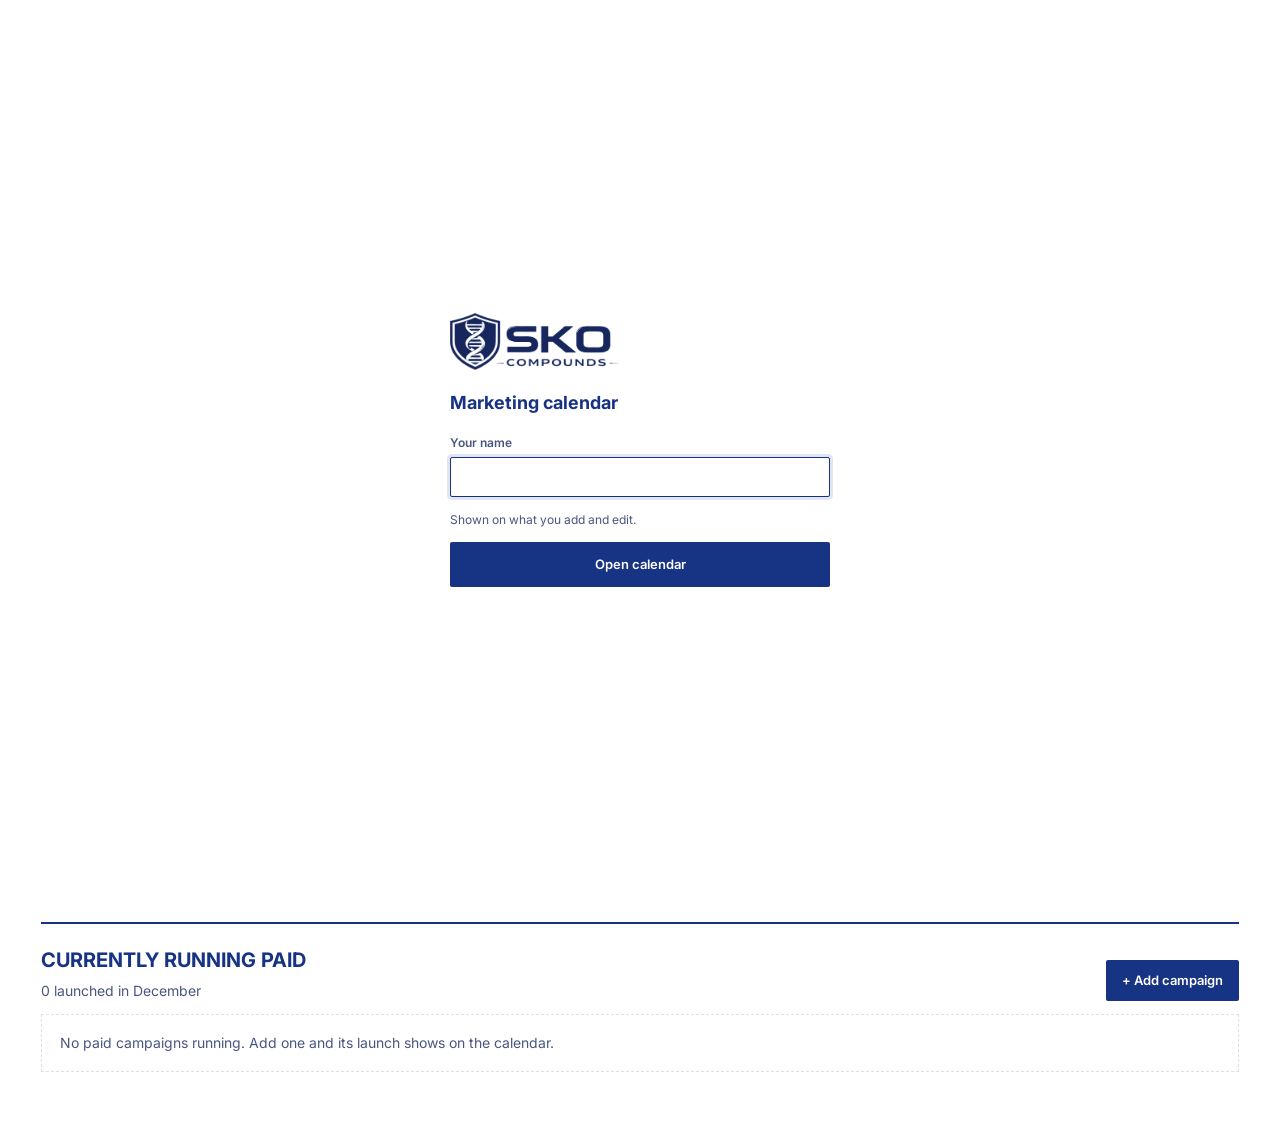
<file: index.html>
<!doctype html>
<html lang="en">
<head>
<meta charset="utf-8">
<meta name="viewport" content="width=device-width,initial-scale=1">
<meta name="robots" content="noindex,nofollow">
<title>SKO Marketing Calendar</title>
<link rel="icon" type="image/png" href="img/mark.png">
<link rel="preconnect" href="https://fonts.googleapis.com">
<link rel="preconnect" href="https://fonts.gstatic.com" crossorigin>
<link rel="stylesheet" href="https://fonts.googleapis.com/css2?family=Syncopate:wght@700&family=Inter:wght@400;500;600;700&family=JetBrains+Mono:wght@400&display=swap">
<link rel="stylesheet" href="app.css?v=5">
</head>
<body>

<header class="top">
  <div class="wrap top-in">
    <a class="brand" href="./"><img src="img/lockup-navy.png" alt="SKO Compounds"></a>
    <nav class="tabs" aria-label="Views">
      <button class="tab on" data-tab="cal">Calendar</button>
      <button class="tab" data-tab="lib">Library</button>
      <button class="tab" data-tab="live">LIVE playbook</button>
      <button class="tab" data-tab="pay">Creator payouts</button>
    </nav>
    <div class="who">
      <span class="sync" id="sync" aria-live="polite"></span>
      <button class="link" id="whoBtn" title="Change your name"></button>
    </div>
  </div>
</header>

<main>
  <!-- CALENDAR -->
  <section id="view-cal" class="wrap view">
    <div class="month-head">
      <div class="mh-left">
        <h1 class="disp" id="monthTitle"></h1>
        <div class="mnav">
          <button class="icon" id="prevM" aria-label="Previous month">&#8249;</button>
          <button class="ghost sm" id="todayBtn">Today</button>
          <button class="icon" id="nextM" aria-label="Next month">&#8250;</button>
        </div>
      </div>
      <div class="mh-right">
        <div class="filters" id="filters" role="group" aria-label="Show"></div>
        <button class="btn" id="newEntry">+ Add to calendar</button>
      </div>
    </div>

    <div class="dow" aria-hidden="true"><span>Sun</span><span>Mon</span><span>Tue</span><span>Wed</span><span>Thu</span><span>Fri</span><span>Sat</span></div>
    <div class="grid" id="grid" role="grid"></div>

    <!-- PAID -->
    <section class="paid" aria-labelledby="paidTitle">
      <div class="paid-head">
        <div>
          <h2 class="disp" id="paidTitle">Currently running paid</h2>
          <p class="sub" id="paidSum"></p>
        </div>
        <button class="btn" id="newCamp">+ Add campaign</button>
      </div>
      <div class="table-wrap">
        <table class="ptable" id="liveTable">
          <thead><tr>
            <th>Platform</th><th>Campaign</th><th>Launched</th><th class="num">Budget</th><th>Last change</th><th>Goes to</th><th>Owner</th><th>Status</th><th></th>
          </tr></thead>
          <tbody></tbody>
        </table>
      </div>
      <p class="empty" id="liveEmpty" hidden>No paid campaigns running. Add one and its launch shows on the calendar.</p>
      <details class="more" id="otherCamps">
        <summary>Scheduled, paused and ended <span id="otherCount"></span></summary>
        <div class="table-wrap">
          <table class="ptable"><thead><tr>
            <th>Platform</th><th>Campaign</th><th>Dates</th><th class="num">Budget</th><th>Owner</th><th>Status</th><th></th>
          </tr></thead><tbody id="otherBody"></tbody></table>
        </div>
      </details>
    </section>
  </section>

  <!-- LIBRARY -->
  <section id="view-lib" class="wrap view" hidden>
    <div class="month-head">
      <div class="mh-left"><h1 class="disp">Content library</h1></div>
      <div class="mh-right lib-ctl">
        <input type="search" id="libQ" placeholder="Search titles, captions, accounts" aria-label="Search content">
        <select id="libCh" aria-label="Channel"><option value="">Every channel</option></select>
        <select id="libAcct" aria-label="Account"><option value="">Every account</option></select>
        <label class="chk"><input type="checkbox" id="libFiles"> Has files</label>
      </div>
    </div>
    <div class="table-wrap">
      <table class="ptable lib">
        <thead><tr><th>Date</th><th>Where</th><th>Account</th><th>Content</th><th>Status</th><th>Files</th><th>Owner</th></tr></thead>
        <tbody id="libBody"></tbody>
      </table>
    </div>
    <p class="empty" id="libEmpty" hidden>Nothing matches.</p>
  </section>

  <!-- CREATOR PAYOUTS -->
  <section id="view-pay" class="wrap view" hidden>
    <div class="month-head">
      <div class="mh-left">
        <h1 class="disp">Creator payouts</h1>
        <div class="mnav">
          <button class="icon" id="prevW" aria-label="Previous week">&#8249;</button>
          <span class="wk" id="weekLbl"></span>
          <button class="icon" id="nextW" aria-label="Next week">&#8250;</button>
        </div>
      </div>
      <div class="mh-right">
        <label class="btn upl-btn"><input type="file" id="importFile" accept=".csv,.xlsx,.xls,text/csv">Import TikTok report</label>
      </div>
    </div>
    <p class="sub" id="paySrc"></p>

    <div class="table-wrap">
      <table class="ptable pay">
        <thead><tr><th>Creator</th><th class="num">Conversions</th><th class="num">Rate</th><th class="num">Payout</th><th>Videos</th><th>Status</th><th></th></tr></thead>
        <tbody id="payBody"></tbody>
        <tfoot id="payFoot"></tfoot>
      </table>
    </div>

    <section class="unassigned" id="unassigned" hidden>
      <h3>Videos with conversions that aren't matched to a creator</h3>
      <p class="sub">Pick who made each one. It's remembered for every future week.</p>
      <div class="table-wrap"><table class="ptable"><thead><tr><th>Video or ad</th><th class="num">Conversions</th><th>Belongs to</th></tr></thead><tbody id="unBody"></tbody></table></div>
    </section>

    <div class="pay-grid">
      <section>
        <div class="paid-head"><h2 class="disp">Creators</h2><button class="btn" id="newCreator">+ Add creator</button></div>
        <div class="table-wrap"><table class="ptable"><thead><tr><th>Creator</th><th>Matches</th><th class="num">Per conversion</th><th class="num">Weekly flat</th><th></th></tr></thead><tbody id="crBody"></tbody></table></div>
        <p class="sub" id="exclNote"></p>
      </section>
      <section>
        <div class="paid-head"><h2 class="disp">Past weeks</h2></div>
        <div class="table-wrap"><table class="ptable"><thead><tr><th>Week</th><th class="num">Conversions</th><th class="num">Payout</th><th>Status</th></tr></thead><tbody id="histBody"></tbody></table></div>
      </section>
    </div>

    <details class="more how">
      <summary>How the count works</summary>
      <ol class="rot">
        <li>In TikTok Ads Manager, open Reporting and run a custom report for the week (Monday to Sunday) with <b>Video material ID</b>, <b>Ad name</b> and <b>Conversions</b> (or Purchases). Export it as CSV or XLSX.</li>
        <li>Import it here on that week. Each row is matched to a creator by a video ID you've assigned, or by the creator's name tag in the video or ad name.</li>
        <li>Conversions are the purchases TikTok attributes to each video under the ad account's attribution settings.</li>
        <li>So matching is automatic: name every creator's file with their tag before it goes into the Creative Library (HANNA_hook1_9x16.mp4), and keep one creator per ad. An ad that mixes two creators can only be split with the per-video export.</li>
      </ol>
    </details>
  </section>

  <!-- LIVE PLAYBOOK -->
  <section id="view-live" class="wrap view" hidden>
    <div class="pb-head">
      <h1 class="disp">TikTok LIVE, every 30 minutes</h1>
      <p class="lede">The same eight beats every half hour. People join partway through, so every block restarts the pitch for them, and every block has one deal moment and one proof moment. Log orders at the end of each block in the session on the calendar, so after a few weeks you can see which blocks sell.</p>
    </div>
    <div class="pb-grid">
      <ol class="beats" id="beats"></ol>
      <aside class="pb-side">
        <div class="card">
          <h3>Longer than 30 minutes</h3>
          <p>Rotate the block's focus so the second half hour isn't a rerun.</p>
          <ol class="rot" id="rotation"></ol>
        </div>
        <div class="card">
          <h3>Who does what</h3>
          <ul class="plain">
            <li><b>Host</b> talks to camera and holds the product.</li>
            <li><b>Second host</b> reads chat, packs orders on camera, catches what the host misses.</li>
            <li><b>Producer, off camera</b> pins the product at 0:00, 12:00 and 17:00, notes the best comment for the next Receipts beat, logs orders per block, clips moments for posts.</li>
          </ul>
        </div>
        <div class="card rules">
          <h3>Say on air</h3>
          <ul class="plain" id="saySo"></ul>
          <h3>Never say</h3>
          <ul class="plain no" id="neverSay"></ul>
        </div>
        <div class="card muted">
          <h3>If Billy approves the loyalty programme</h3>
          <p>Double points while live, the live stamp card, and the weekly Full Box draw read out in the last block. None of it is live yet, so don't promise it on air.</p>
        </div>
      </aside>
    </div>
  </section>
</main>

<!-- day drawer -->
<aside class="drawer" id="drawer" hidden aria-label="Day">
  <div class="drawer-in">
    <div class="drawer-head">
      <h3 id="drawerTitle"></h3>
      <button class="icon" data-close aria-label="Close">&times;</button>
    </div>
    <div id="drawerList"></div>
    <button class="btn wide" id="drawerAdd">+ Add to this day</button>
  </div>
</aside>

<!-- modal -->
<div class="scrim" id="scrim" hidden></div>
<dialog class="modal" id="modal" aria-labelledby="modalTitle"></dialog>

<!-- gate -->
<div class="gate" id="gate" hidden>
  <form class="gate-card" id="gateForm">
    <img src="img/lockup-navy.png" alt="SKO Compounds">
    <h2>Marketing calendar</h2>
    <label>Your name<input name="name" autocomplete="name" required maxlength="40"></label>
    <p class="err" id="gateErr" hidden></p>
    <p class="hint">Shown on what you add and edit.</p>
    <button class="btn wide" type="submit">Open calendar</button>
  </form>
</div>

<script src="app.js?v=6"></script>
</body>
</html>
</file>
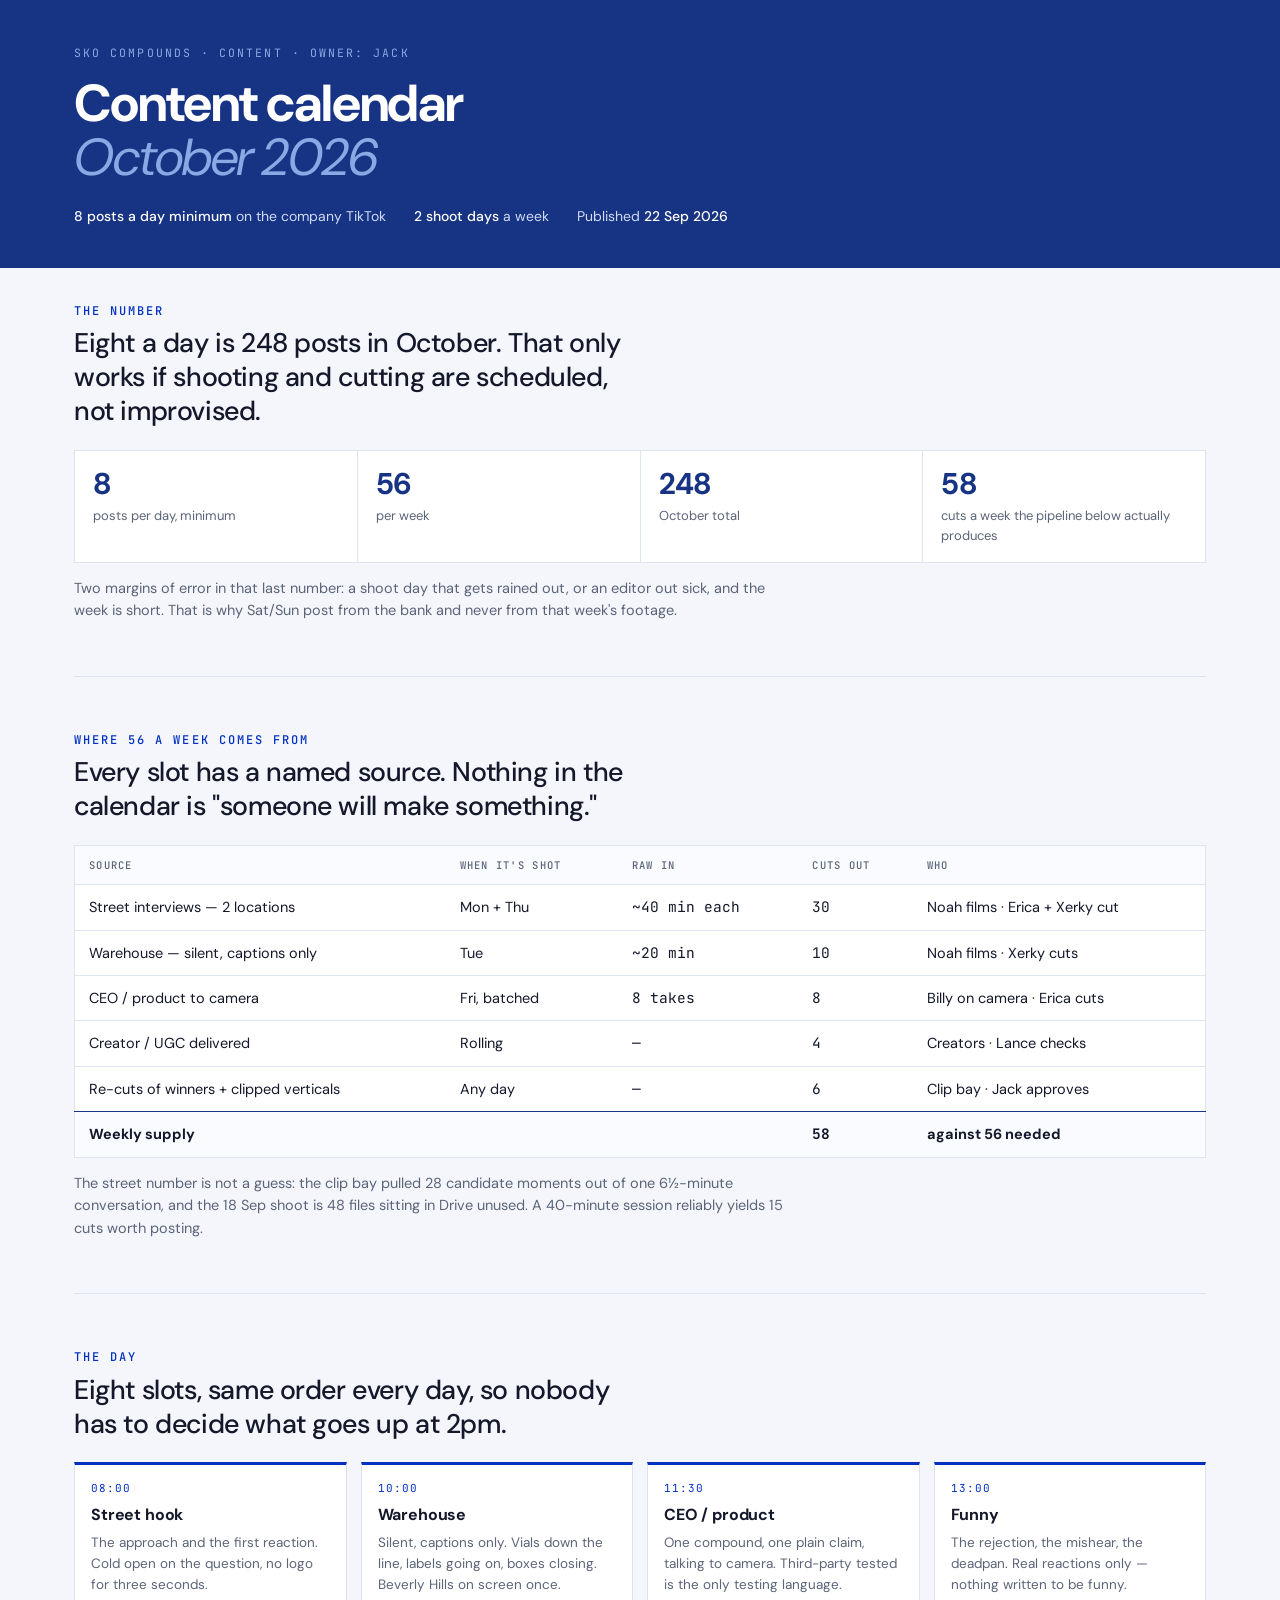
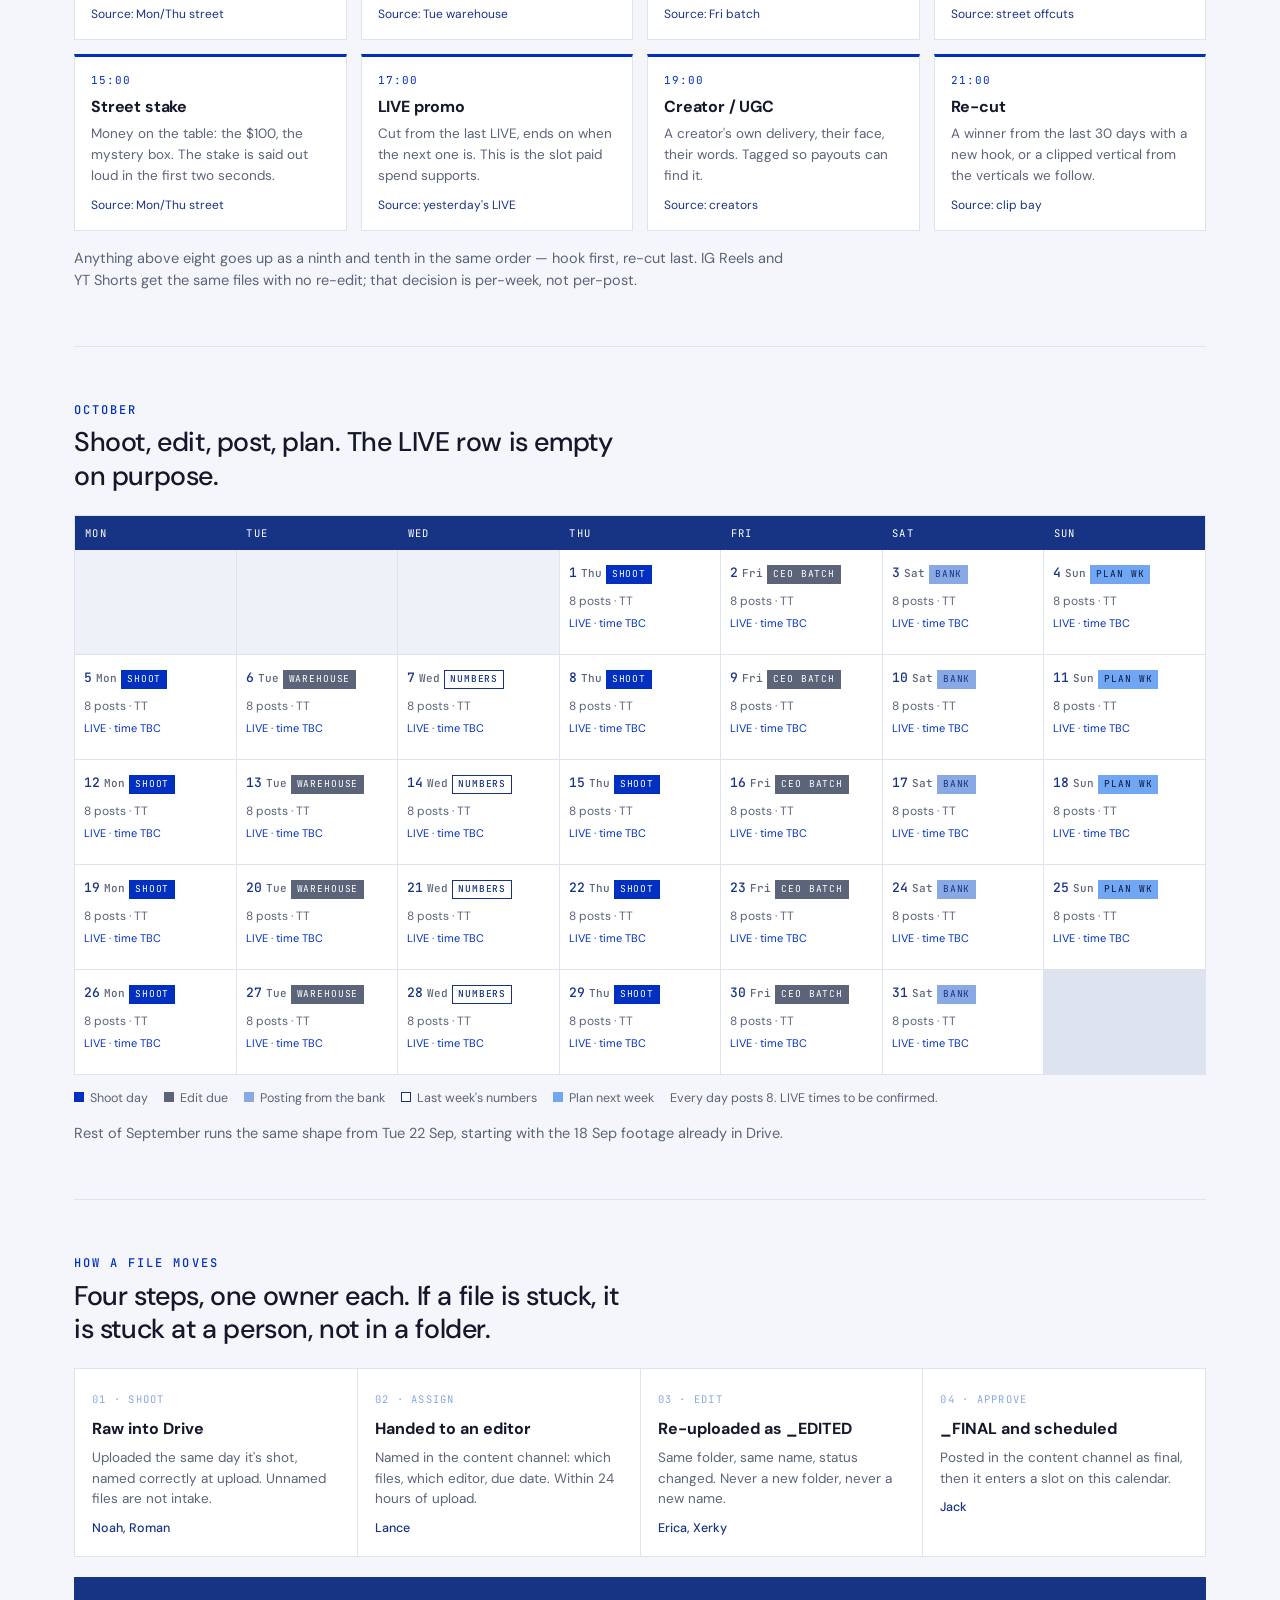
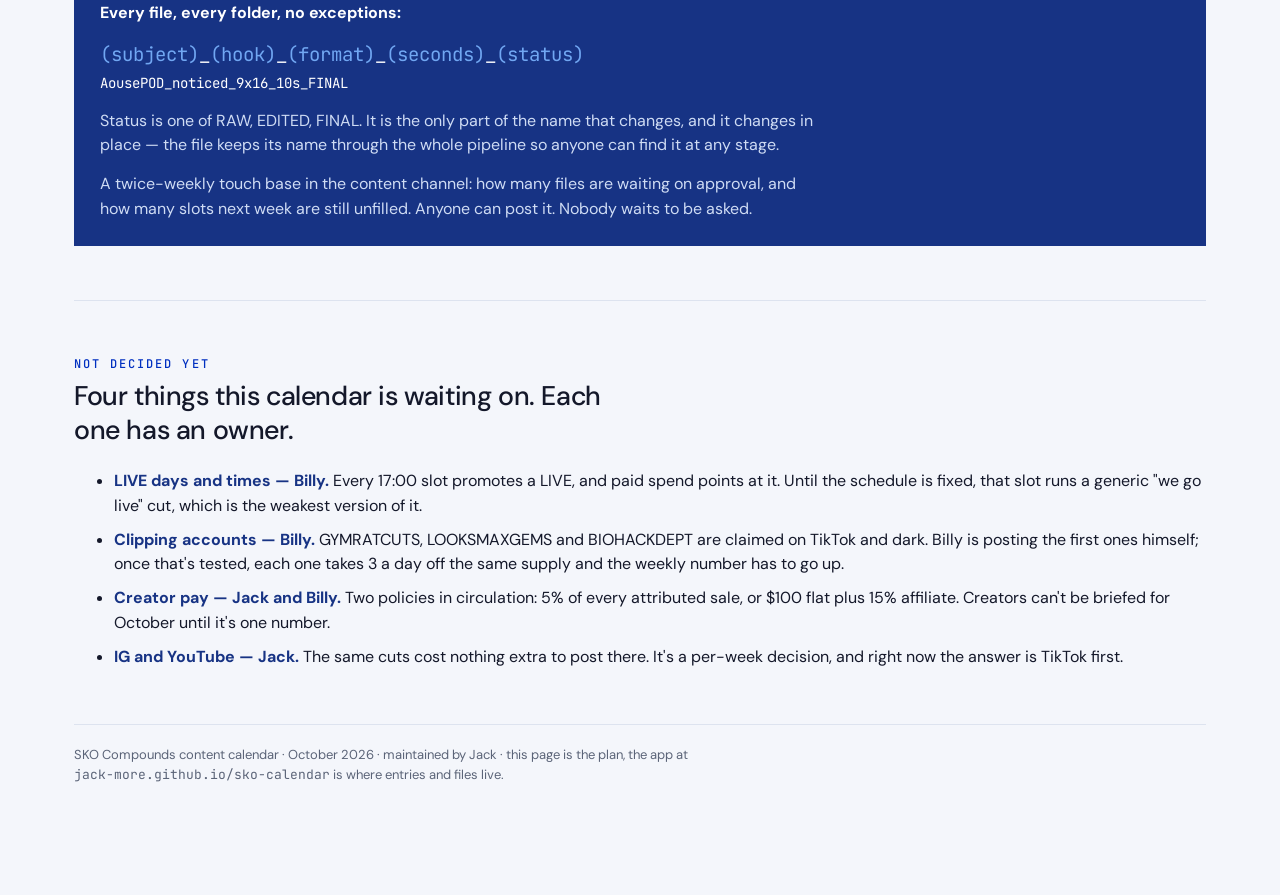
<file: plan.html>
<!doctype html>
<html lang="en">
<meta charset="utf-8">
<title>SKO Content Calendar — October 2026</title>
<meta name="viewport" content="width=device-width,initial-scale=1,viewport-fit=cover">
<link rel="preconnect" href="https://fonts.googleapis.com">
<link rel="preconnect" href="https://fonts.gstatic.com" crossorigin>
<link href="https://fonts.googleapis.com/css2?family=DM+Sans:ital,opsz,wght@0,9..40,400;0,9..40,500;0,9..40,700;1,9..40,400&family=JetBrains+Mono:wght@400;500&display=swap" rel="stylesheet">
<style>
:root{
  --navy:#173384; --pig:#0130C0; --frost:#88A9E3; --halo:#71A7F2;
  --ink:#14182a; --mute:#5b6478; --rule:#dde3ef; --paper:#f4f6fb; --card:#fff;
  color-scheme:light;
}
*{box-sizing:border-box}
html{-webkit-text-size-adjust:100%}
body{margin:0;background:var(--paper);color:var(--ink);
  font:16px/1.55 "DM Sans",-apple-system,"Helvetica Neue",sans-serif}
.mono{font-family:"JetBrains Mono",ui-monospace,monospace}
.wrap{max-width:1180px;margin:0 auto;padding:0 24px 96px}

/* ---------- masthead ---------- */
header{background:var(--navy);color:#fff;padding:44px 0 40px;margin-bottom:34px}
header .wrap{padding-bottom:0}
.kicker{font-family:"JetBrains Mono",monospace;font-size:11.5px;letter-spacing:.18em;
  text-transform:uppercase;color:var(--frost);margin:0 0 14px}
h1{font-size:clamp(30px,5.6vw,52px);line-height:1.04;letter-spacing:-.02em;margin:0 0 18px;font-weight:700}
h1 em{font-style:italic;font-weight:400;color:var(--frost)}
.meta{display:flex;flex-wrap:wrap;gap:8px 28px;font-size:14px;color:#cfdcf4;margin-top:22px}
.meta b{color:#fff;font-weight:500}

/* ---------- sections ---------- */
section{margin:0 0 54px}
h2{font-size:12px;font-family:"JetBrains Mono",monospace;letter-spacing:.17em;text-transform:uppercase;
  color:var(--pig);margin:0 0 6px;font-weight:500}
h2 + .lede{font-size:clamp(20px,2.6vw,27px);line-height:1.25;letter-spacing:-.015em;
  margin:0 0 22px;max-width:30ch;font-weight:500}
p{margin:0 0 14px;max-width:72ch}
p.sm{font-size:14.5px;color:var(--mute)}
hr{border:0;border-top:1px solid var(--rule);margin:0 0 54px}

/* ---------- the number ---------- */
.math{display:grid;grid-template-columns:repeat(auto-fit,minmax(150px,1fr));
  border:1px solid var(--rule);border-width:1px 0 0 1px;background:var(--card)}
.math div{padding:18px 18px 16px;border:1px solid var(--rule);border-width:0 1px 1px 0}
.math b{display:block;font-size:30px;line-height:1;letter-spacing:-.02em;color:var(--navy);margin-bottom:7px}
.math span{display:block;font-size:13px;color:var(--mute)}

/* ---------- supply table ---------- */
table{width:100%;border-collapse:collapse;font-size:14.5px;background:var(--card);
  border:1px solid var(--rule)}
th,td{text-align:left;padding:11px 14px;border-bottom:1px solid var(--rule);vertical-align:top}
th{font-family:"JetBrains Mono",monospace;font-size:10.5px;letter-spacing:.12em;text-transform:uppercase;
  color:var(--mute);font-weight:500;background:#fafbfe;white-space:nowrap}
tr:last-child td{border-bottom:0}
td.n{font-family:"JetBrains Mono",monospace;white-space:nowrap}
tfoot td{font-weight:700;background:#fafbfe;border-top:1px solid var(--navy)}
.scroll{overflow-x:auto;-webkit-overflow-scrolling:touch}

/* ---------- slot template ---------- */
.slots{display:grid;grid-template-columns:repeat(auto-fill,minmax(250px,1fr));gap:14px}
.slot{background:var(--card);border:1px solid var(--rule);border-top:3px solid var(--pig);padding:15px 16px}
.slot .t{font-family:"JetBrains Mono",monospace;font-size:11px;letter-spacing:.1em;color:var(--pig);
  display:block;margin-bottom:6px}
.slot b{display:block;font-size:16px;letter-spacing:-.01em;margin-bottom:5px}
.slot p{margin:0;font-size:13.5px;color:var(--mute);max-width:none}
.slot .src{display:block;margin-top:9px;font-size:12px;color:var(--navy)}

/* ---------- month grid ---------- */
.cal{background:var(--card);border:1px solid var(--rule)}
.dows{display:grid;grid-template-columns:repeat(7,1fr);background:var(--navy);color:#fff}
.dows span{padding:9px 10px;font-family:"JetBrains Mono",monospace;font-size:10.5px;letter-spacing:.12em}
.days{display:grid;grid-template-columns:repeat(7,1fr);gap:1px;background:var(--rule)}
.d{background:var(--card);min-height:104px;padding:8px 9px 10px;position:relative}
.d.pad{background:#eef1f8}
.d .num{font-family:"JetBrains Mono",monospace;font-size:13px;color:var(--navy);font-weight:500}
.d .num i{font-style:normal;color:var(--mute);font-size:11px;margin-left:4px}
.d .job{display:inline-block;margin-top:7px;font-family:"JetBrains Mono",monospace;font-size:9.5px;
  letter-spacing:.09em;padding:2px 6px;color:#fff;background:var(--navy)}
.d .job.shoot{background:var(--pig)}
.d .job.edit{background:#5b6478}
.d .job.bank{background:var(--frost);color:var(--navy)}
.d .job.plan{background:var(--halo);color:#0a1740}
.d .job.num{background:#fff;color:var(--navy);box-shadow:inset 0 0 0 1px var(--navy)}
.d .post{display:block;margin-top:7px;font-size:12px;color:var(--mute)}
.d .live{display:block;margin-top:5px;font-size:11px;color:var(--pig)}
.d.today{outline:2px solid var(--pig);outline-offset:-2px}
.legend{display:flex;flex-wrap:wrap;gap:7px 16px;margin-top:14px;font-size:12.5px;color:var(--mute)}
.legend i{font-style:normal;display:inline-block;width:10px;height:10px;margin-right:6px;vertical-align:baseline}

/* ---------- roles / flow ---------- */
.flow{display:grid;grid-template-columns:repeat(auto-fit,minmax(200px,1fr));gap:1px;background:var(--rule);
  border:1px solid var(--rule)}
.step{background:var(--card);padding:17px}
.step .n{font-family:"JetBrains Mono",monospace;font-size:10.5px;letter-spacing:.12em;color:var(--frost)}
.step b{display:block;margin:6px 0 6px;font-size:16px}
.step p{margin:0;font-size:13.5px;color:var(--mute);max-width:none}
.step .who{display:block;margin-top:9px;font-size:12.5px;color:var(--navy);font-weight:500}

.rule{background:var(--navy);color:#fff;padding:24px 26px;margin-top:20px}
.rule .ex{font-family:"JetBrains Mono",monospace;font-size:clamp(13px,2.4vw,19px);color:#fff;
  margin:14px 0 4px;word-break:break-word}
.rule .ex b{color:var(--halo);font-weight:400}
.rule p{color:#cfdcf4;max-width:66ch}
.rule p:last-child{margin-bottom:0}

.open li{margin-bottom:9px}
.open b{color:var(--navy)}
footer{border-top:1px solid var(--rule);padding-top:20px;font-size:13px;color:var(--mute)}

@media (max-width:820px){
  .wrap{padding:0 16px 72px}
  header{padding:32px 0 28px}
  .dows{display:none}
  .days{grid-template-columns:1fr;gap:1px}
  .d{min-height:0;display:grid;grid-template-columns:78px 1fr;gap:4px 12px;padding:11px 12px;align-items:start}
  .d.pad{display:none}
  .d .num{grid-row:1;grid-column:1}
  .d .job{grid-row:1;grid-column:2;margin-top:0;justify-self:start}
  .d .post,.d .live{grid-column:2;margin-top:2px}
}
@media print{
  body{background:#fff}
  header{padding:22px 0}
  .scroll{overflow:visible}
  section{break-inside:avoid}
}
</style>

<header>
  <div class="wrap">
    <p class="kicker">SKO Compounds · Content · Owner: Jack</p>
    <h1>Content calendar<br><em>October 2026</em></h1>
    <div class="meta">
      <span><b>8 posts a day minimum</b> on the company TikTok</span>
      <span><b>2 shoot days</b> a week</span>
      <span>Published <b>22 Sep 2026</b></span>
    </div>
  </div>
</header>

<div class="wrap">

<section>
  <h2>The number</h2>
  <p class="lede">Eight a day is 248 posts in October. That only works if shooting and cutting are scheduled, not improvised.</p>
  <div class="math">
    <div><b>8</b><span>posts per day, minimum</span></div>
    <div><b>56</b><span>per week</span></div>
    <div><b>248</b><span>October total</span></div>
    <div><b>58</b><span>cuts a week the pipeline below actually produces</span></div>
  </div>
  <p class="sm" style="margin-top:14px">Two margins of error in that last number: a shoot day that gets rained out, or an editor out sick, and the week is short. That is why Sat/Sun post from the bank and never from that week's footage.</p>
</section>

<hr>

<section>
  <h2>Where 56 a week comes from</h2>
  <p class="lede">Every slot has a named source. Nothing in the calendar is "someone will make something."</p>
  <div class="scroll">
  <table>
    <thead><tr><th>Source</th><th>When it's shot</th><th>Raw in</th><th>Cuts out</th><th>Who</th></tr></thead>
    <tbody>
      <tr><td>Street interviews — 2 locations</td><td>Mon + Thu</td><td class="n">~40 min each</td><td class="n">30</td><td>Noah films · Erica + Xerky cut</td></tr>
      <tr><td>Warehouse — silent, captions only</td><td>Tue</td><td class="n">~20 min</td><td class="n">10</td><td>Noah films · Xerky cuts</td></tr>
      <tr><td>CEO / product to camera</td><td>Fri, batched</td><td class="n">8 takes</td><td class="n">8</td><td>Billy on camera · Erica cuts</td></tr>
      <tr><td>Creator / UGC delivered</td><td>Rolling</td><td class="n">—</td><td class="n">4</td><td>Creators · Lance checks</td></tr>
      <tr><td>Re-cuts of winners + clipped verticals</td><td>Any day</td><td class="n">—</td><td class="n">6</td><td>Clip bay · Jack approves</td></tr>
    </tbody>
    <tfoot><tr><td>Weekly supply</td><td></td><td></td><td class="n">58</td><td>against 56 needed</td></tr></tfoot>
  </table>
  </div>
  <p class="sm" style="margin-top:14px">The street number is not a guess: the clip bay pulled 28 candidate moments out of one 6½-minute conversation, and the 18 Sep shoot is 48 files sitting in Drive unused. A 40-minute session reliably yields 15 cuts worth posting.</p>
</section>

<hr>

<section>
  <h2>The day</h2>
  <p class="lede">Eight slots, same order every day, so nobody has to decide what goes up at 2pm.</p>
  <div class="slots">
    <div class="slot"><span class="t">08:00</span><b>Street hook</b><p>The approach and the first reaction. Cold open on the question, no logo for three seconds.</p><span class="src">Source: Mon/Thu street</span></div>
    <div class="slot"><span class="t">10:00</span><b>Warehouse</b><p>Silent, captions only. Vials down the line, labels going on, boxes closing. Beverly Hills on screen once.</p><span class="src">Source: Tue warehouse</span></div>
    <div class="slot"><span class="t">11:30</span><b>CEO / product</b><p>One compound, one plain claim, talking to camera. Third-party tested is the only testing language.</p><span class="src">Source: Fri batch</span></div>
    <div class="slot"><span class="t">13:00</span><b>Funny</b><p>The rejection, the mishear, the deadpan. Real reactions only — nothing written to be funny.</p><span class="src">Source: street offcuts</span></div>
    <div class="slot"><span class="t">15:00</span><b>Street stake</b><p>Money on the table: the $100, the mystery box. The stake is said out loud in the first two seconds.</p><span class="src">Source: Mon/Thu street</span></div>
    <div class="slot"><span class="t">17:00</span><b>LIVE promo</b><p>Cut from the last LIVE, ends on when the next one is. This is the slot paid spend supports.</p><span class="src">Source: yesterday's LIVE</span></div>
    <div class="slot"><span class="t">19:00</span><b>Creator / UGC</b><p>A creator's own delivery, their face, their words. Tagged so payouts can find it.</p><span class="src">Source: creators</span></div>
    <div class="slot"><span class="t">21:00</span><b>Re-cut</b><p>A winner from the last 30 days with a new hook, or a clipped vertical from the verticals we follow.</p><span class="src">Source: clip bay</span></div>
  </div>
  <p class="sm" style="margin-top:16px">Anything above eight goes up as a ninth and tenth in the same order — hook first, re-cut last. IG Reels and YT Shorts get the same files with no re-edit; that decision is per-week, not per-post.</p>
</section>

<hr>

<section>
  <h2>October</h2>
  <p class="lede">Shoot, edit, post, plan. The LIVE row is empty on purpose.</p>
  <div class="cal">
    <div class="dows"><span>MON</span><span>TUE</span><span>WED</span><span>THU</span><span>FRI</span><span>SAT</span><span>SUN</span></div>
    <div class="days" id="days"></div>
  </div>
  <div class="legend">
    <span><i style="background:var(--pig)"></i>Shoot day</span>
    <span><i style="background:#5b6478"></i>Edit due</span>
    <span><i style="background:var(--frost)"></i>Posting from the bank</span>
    <span><i style="background:#fff;box-shadow:inset 0 0 0 1px var(--navy)"></i>Last week's numbers</span>
    <span><i style="background:var(--halo)"></i>Plan next week</span>
    <span>Every day posts 8. LIVE times to be confirmed.</span>
  </div>
  <p class="sm" style="margin-top:14px">Rest of September runs the same shape from Tue 22 Sep, starting with the 18 Sep footage already in Drive.</p>
</section>

<hr>

<section>
  <h2>How a file moves</h2>
  <p class="lede">Four steps, one owner each. If a file is stuck, it is stuck at a person, not in a folder.</p>
  <div class="flow">
    <div class="step"><span class="n">01 · SHOOT</span><b>Raw into Drive</b><p>Uploaded the same day it's shot, named correctly at upload. Unnamed files are not intake.</p><span class="who">Noah, Roman</span></div>
    <div class="step"><span class="n">02 · ASSIGN</span><b>Handed to an editor</b><p>Named in the content channel: which files, which editor, due date. Within 24 hours of upload.</p><span class="who">Lance</span></div>
    <div class="step"><span class="n">03 · EDIT</span><b>Re-uploaded as _EDITED</b><p>Same folder, same name, status changed. Never a new folder, never a new name.</p><span class="who">Erica, Xerky</span></div>
    <div class="step"><span class="n">04 · APPROVE</span><b>_FINAL and scheduled</b><p>Posted in the content channel as final, then it enters a slot on this calendar.</p><span class="who">Jack</span></div>
  </div>
  <div class="rule">
    <p style="margin-bottom:0"><b style="color:#fff">Every file, every folder, no exceptions:</b></p>
    <p class="ex"><b>(subject)</b>_<b>(hook)</b>_<b>(format)</b>_<b>(seconds)</b>_<b>(status)</b></p>
    <p class="mono" style="font-size:14px;color:#fff;margin:0 0 14px">AousePOD_noticed_9x16_10s_FINAL</p>
    <p>Status is one of RAW, EDITED, FINAL. It is the only part of the name that changes, and it changes in place — the file keeps its name through the whole pipeline so anyone can find it at any stage.</p>
    <p>A twice-weekly touch base in the content channel: how many files are waiting on approval, and how many slots next week are still unfilled. Anyone can post it. Nobody waits to be asked.</p>
  </div>
</section>

<hr>

<section class="open">
  <h2>Not decided yet</h2>
  <p class="lede">Four things this calendar is waiting on. Each one has an owner.</p>
  <ul>
    <li><b>LIVE days and times — Billy.</b> Every 17:00 slot promotes a LIVE, and paid spend points at it. Until the schedule is fixed, that slot runs a generic "we go live" cut, which is the weakest version of it.</li>
    <li><b>Clipping accounts — Billy.</b> GYMRATCUTS, LOOKSMAXGEMS and BIOHACKDEPT are claimed on TikTok and dark. Billy is posting the first ones himself; once that's tested, each one takes 3 a day off the same supply and the weekly number has to go up.</li>
    <li><b>Creator pay — Jack and Billy.</b> Two policies in circulation: 5% of every attributed sale, or $100 flat plus 15% affiliate. Creators can't be briefed for October until it's one number.</li>
    <li><b>IG and YouTube — Jack.</b> The same cuts cost nothing extra to post there. It's a per-week decision, and right now the answer is TikTok first.</li>
  </ul>
</section>

<footer>
  <p>SKO Compounds content calendar · October 2026 · maintained by Jack · this page is the plan, the app at
  <span class="mono">jack-more.github.io/sko-calendar</span> is where entries and files live.</p>
</footer>
</div>

<script>
// October 2026 starts on a Thursday. Mon-first grid, so three pad cells lead.
const JOBS = {
  1:['shoot','SHOOT'], 2:['edit','CEO BATCH'], 3:['bank','BANK'], 4:['plan','PLAN WK'],
  5:['shoot','SHOOT'], 6:['edit','WAREHOUSE'], 7:['num','NUMBERS'], 8:['shoot','SHOOT'], 9:['edit','CEO BATCH'],
  10:['bank','BANK'], 11:['plan','PLAN WK'], 12:['shoot','SHOOT'], 13:['edit','WAREHOUSE'], 14:['num','NUMBERS'],
  15:['shoot','SHOOT'], 16:['edit','CEO BATCH'], 17:['bank','BANK'], 18:['plan','PLAN WK'],
  19:['shoot','SHOOT'], 20:['edit','WAREHOUSE'], 21:['num','NUMBERS'], 22:['shoot','SHOOT'], 23:['edit','CEO BATCH'],
  24:['bank','BANK'], 25:['plan','PLAN WK'], 26:['shoot','SHOOT'], 27:['edit','WAREHOUSE'], 28:['num','NUMBERS'],
  29:['shoot','SHOOT'], 30:['edit','CEO BATCH'], 31:['bank','BANK'],
};
const DOW = ['Mon','Tue','Wed','Thu','Fri','Sat','Sun'];
const days = document.getElementById('days');
let html = '';
for (let i = 0; i < 3; i++) html += '<div class="d pad"></div>';
for (let n = 1; n <= 31; n++) {
  const dow = DOW[(new Date(2026, 9, n).getDay() + 6) % 7];
  const [cls, label] = JOBS[n] || ['', ''];
  html += `<div class="d">
    <span class="num">${n}<i>${dow}</i></span>
    ${label ? `<span class="job ${cls}">${label}</span>` : ''}
    <span class="post">8 posts · TT</span>
    <span class="live">LIVE · time TBC</span>
  </div>`;
}
days.innerHTML = html;
</script>
</html>
</file>
<file: app.css>
:root{
  --navy:#173384; --ink:#020B77; --pig:#0130C0; --sky:#0148FE; --frost:#88A9E3;
  --paper:#EFEEEC; --mute:#4a5680; --line:rgba(2,11,119,.13); --line2:rgba(2,11,119,.07);
  --wash:#F5F7FC; --ok:#1f7a4d; --warn:#9a5b00;
}
*{box-sizing:border-box;margin:0}
html{-webkit-text-size-adjust:100%}
body{background:#fff;color:var(--ink);font:14px/1.45 Inter,ui-sans-serif,system-ui,sans-serif;-webkit-font-smoothing:antialiased;overflow-x:hidden}
button,input,select,textarea{font:inherit;color:inherit}
button{cursor:pointer;background:none;border:0}
img{display:block;max-width:100%}
[hidden]{display:none!important}
.wrap{padding-left:clamp(14px,3.2vw,44px);padding-right:clamp(14px,3.2vw,44px);max-width:1560px;margin:0 auto}
.disp{font-family:Syncopate,Inter,sans-serif;font-weight:700;text-transform:uppercase;letter-spacing:0;color:var(--navy)}

/* buttons */
.btn{background:var(--navy);color:#fff;padding:11px 16px;font-weight:600;font-size:13px;border-radius:2px;white-space:nowrap;transition:background .15s,transform .15s}
.btn:hover{background:var(--ink)}
.btn:active{transform:translateY(1px)}
.btn.wide{width:100%;padding:13px}
.btn.danger{background:#fff;color:#a4262c;border:1px solid rgba(164,38,44,.35)}
.btn.danger:hover{background:#fff5f5}
.ghost{border:1px solid var(--line);padding:9px 14px;border-radius:2px;color:var(--navy);font-weight:600;font-size:13px;background:#fff}
.ghost:hover{border-color:var(--navy)}
.ghost.sm{padding:6px 12px;font-size:12px}
.icon{width:34px;height:34px;display:grid;place-items:center;border:1px solid var(--line);border-radius:2px;color:var(--navy);font-size:20px;line-height:1;background:#fff}
.icon:hover{border-color:var(--navy)}
.link{color:var(--mute);font-size:13px;text-decoration:underline;text-decoration-color:var(--line);text-underline-offset:3px}
.link:hover{color:var(--navy)}
:focus-visible{outline:2px solid var(--sky);outline-offset:2px}

/* header */
.top{position:sticky;top:0;z-index:30;background:rgba(255,255,255,.96);backdrop-filter:blur(8px);border-bottom:1px solid var(--line)}
.top-in{display:flex;align-items:center;gap:28px;height:64px}
.brand img{height:30px;width:auto}
.tabs{display:flex;gap:4px;margin-right:auto}
.tab{padding:8px 12px;font-weight:600;color:var(--mute);border-bottom:2px solid transparent;font-size:13px}
.tab.on{color:var(--navy);border-bottom-color:var(--navy)}
.tab:hover{color:var(--navy)}
.who{display:flex;align-items:center;gap:14px;font-size:12px}
.sync{color:var(--mute)}
.sync.bad{color:#a4262c}

/* month head */
.view{padding-top:28px;padding-bottom:64px}
.month-head{display:flex;justify-content:space-between;align-items:flex-end;gap:18px;flex-wrap:wrap;margin-bottom:18px}
.mh-left{display:flex;align-items:center;gap:22px;flex-wrap:wrap}
#monthTitle{font-size:clamp(20px,2.6vw,32px);line-height:1}
.mnav{display:flex;gap:6px;align-items:center}
.mh-right{display:flex;align-items:center;gap:14px;flex-wrap:wrap}
.filters{display:flex;gap:6px;flex-wrap:wrap}
.fchip{display:inline-flex;align-items:center;gap:7px;padding:6px 10px;border:1px solid var(--line);border-radius:20px;font-size:12px;font-weight:600;color:var(--navy);background:#fff}
.fchip i{width:9px;height:9px;border-radius:50%;display:inline-block}
.fchip.off{opacity:.42}
.fchip.off i{background:#fff!important;border:1px solid var(--mute)}

/* grid */
.dow{display:grid;grid-template-columns:repeat(7,1fr);border-top:1px solid var(--line);border-left:1px solid var(--line)}
.dow span{padding:8px 10px;font-size:11px;font-weight:600;color:var(--mute);text-transform:uppercase;letter-spacing:.06em;border-right:1px solid var(--line);background:var(--wash)}
.grid{display:grid;grid-template-columns:repeat(7,1fr);border-left:1px solid var(--line);border-top:1px solid var(--line)}
.day{position:relative;min-height:128px;border-right:1px solid var(--line);border-bottom:1px solid var(--line);padding:6px 6px 8px;background:#fff;cursor:pointer;display:flex;flex-direction:column;gap:3px;min-width:0}
.day:hover{background:var(--wash)}
.day.out{background:#fbfbfd}
.day.out .dn{color:#b3b9cf}
.day .dn{font-size:12px;font-weight:600;color:var(--mute);display:flex;justify-content:space-between;align-items:center;padding:1px 2px 3px}
.day.today .dn b{background:var(--navy);color:#fff;border-radius:11px;min-width:22px;height:22px;display:inline-grid;place-items:center;padding:0 6px}
.day.today{box-shadow:inset 0 0 0 2px var(--navy)}
.day .add{opacity:0;color:var(--navy);font-size:16px;line-height:1;width:20px;height:20px;border-radius:2px}
.day:hover .add{opacity:1}
.day .add:hover{background:var(--frost);color:#fff}
.more-n{font-size:11px;color:var(--mute);font-weight:600;padding:1px 4px;text-align:left}

/* chips */
.chip{display:flex;align-items:center;gap:5px;min-width:0;font-size:11.5px;line-height:1.25;padding:3px 6px;border-radius:2px;border:1px solid var(--line);background:#fff;color:var(--ink);text-align:left;width:100%}
.chip span.t{overflow:hidden;text-overflow:ellipsis;white-space:nowrap;flex:1;min-width:0}
.chip .tm{font-family:'JetBrains Mono',ui-monospace,monospace;font-size:10px;color:var(--mute);flex:none}
.chip .st{width:7px;height:7px;border-radius:50%;flex:none;border:1.5px solid var(--navy)}
.chip .st.progress{background:linear-gradient(90deg,var(--navy) 50%,#fff 50%)}
.chip .st.scheduled{background:var(--navy)}
.chip .st.done{background:var(--ok);border-color:var(--ok)}
.chip:hover{border-color:var(--navy)}
.chip.t-post{border-left:3px solid var(--navy)}
.chip.t-email{border-left:3px solid var(--frost)}
.chip.t-promo{border-left:3px solid var(--sky)}
.chip.t-other{border-left:3px solid #b3b9cf}
.chip.t-live{background:var(--pig);border-color:var(--pig);color:#fff}
.chip.t-live .tm{color:rgba(255,255,255,.8)}
.chip.t-live .st{border-color:#fff}
.chip.t-live .st.scheduled,.chip.t-live .st.done{background:#fff;border-color:#fff}
.chip.p-launch{background:var(--navy);border-color:var(--navy);color:#fff;font-weight:600}
.chip.p-budget{background:#E7EEFB;border-color:#cddaf4;color:var(--navy)}
.chip.p-stop{background:#fff;border-style:dashed;color:var(--mute)}
.chip.p-launch .tm,.chip.p-budget .tm{color:inherit;opacity:.8}
.chip.dim{opacity:.35}

/* paid */
.paid{margin-top:44px;border-top:2px solid var(--navy);padding-top:22px}
.paid-head{display:flex;justify-content:space-between;align-items:flex-end;gap:16px;margin-bottom:14px;flex-wrap:wrap}
.paid h2{font-size:clamp(15px,1.6vw,20px)}
.sub{color:var(--mute);margin-top:6px}
.sub b{color:var(--navy)}
.table-wrap{overflow-x:auto;border:1px solid var(--line)}
.ptable{width:100%;border-collapse:collapse;font-size:13px;min-width:880px}
.ptable th{text-align:left;font-size:11px;text-transform:uppercase;letter-spacing:.06em;color:var(--mute);font-weight:600;padding:10px 12px;background:var(--wash);border-bottom:1px solid var(--line);white-space:nowrap}
.ptable td{padding:11px 12px;border-bottom:1px solid var(--line2);vertical-align:top}
.ptable tr:last-child td{border-bottom:0}
.ptable .num{text-align:right;white-space:nowrap}
.ptable td.num b{font-size:15px;color:var(--navy)}
.ptable .nm{font-weight:600;color:var(--navy)}
.ptable .s2{color:var(--mute);font-size:12px;margin-top:2px}
.plat{display:inline-block;font-size:11px;font-weight:700;padding:3px 7px;border-radius:2px;background:var(--wash);color:var(--navy);border:1px solid var(--line);white-space:nowrap}
.status{border:1px solid var(--line);border-radius:2px;padding:5px 6px;font-size:12px;font-weight:600;background:#fff;color:var(--navy)}
.status.live{border-color:var(--pig);color:var(--pig)}
.rowact{display:flex;gap:6px;justify-content:flex-end}
.rowact button{font-size:12px;font-weight:600;color:var(--navy);padding:5px 8px;border:1px solid var(--line);border-radius:2px;background:#fff;white-space:nowrap}
.rowact button:hover{border-color:var(--navy)}
.ptable a{color:var(--navy);text-decoration:underline;text-decoration-color:var(--line);text-underline-offset:3px;word-break:break-all}
.empty{padding:18px;border:1px dashed var(--line);color:var(--mute);margin-top:-1px}
.more{margin-top:18px}
.more summary{cursor:pointer;font-weight:600;color:var(--navy);padding:6px 0;font-size:13px}
.more summary span{color:var(--mute);font-weight:400}
.more .table-wrap{margin-top:8px}

/* drawer */
.drawer{position:fixed;top:0;right:0;bottom:0;width:min(420px,100vw);background:#fff;border-left:1px solid var(--line);z-index:50;box-shadow:-20px 0 50px rgba(2,11,119,.12);overflow-y:auto}
.drawer-in{padding:20px 22px 28px;display:flex;flex-direction:column;gap:10px}
.drawer-head{display:flex;justify-content:space-between;align-items:center;margin-bottom:6px}
.drawer-head h3{font-size:16px;color:var(--navy)}
.drawer .chip{font-size:13px;padding:9px 10px}
.drawer .chip .tm{font-size:11px}
.drawer .sep{font-size:11px;text-transform:uppercase;letter-spacing:.06em;color:var(--mute);font-weight:600;margin-top:8px}
.drawer .none{color:var(--mute);padding:6px 0}

/* modal */
.scrim{position:fixed;inset:0;background:rgba(2,11,40,.32);z-index:60}
.modal{position:fixed;inset:0;margin:auto;z-index:70;width:min(640px,94vw);max-height:92vh;overflow:auto;border:1px solid var(--line);border-radius:3px;padding:0;background:#fff;color:var(--ink);box-shadow:0 30px 80px rgba(2,11,119,.25)}
.modal::backdrop{background:rgba(2,11,40,.32)}
.m-head{display:flex;justify-content:space-between;align-items:center;padding:18px 22px;border-bottom:1px solid var(--line);position:sticky;top:0;background:#fff;z-index:1}
.m-head h3{font-size:16px;color:var(--navy)}
.m-body{padding:18px 22px;display:grid;grid-template-columns:1fr 1fr;gap:12px 14px}
.m-body .full{grid-column:1/-1}
.m-foot{display:flex;justify-content:space-between;align-items:center;gap:10px;padding:14px 22px;border-top:1px solid var(--line);position:sticky;bottom:0;background:#fff}
.m-foot .r{display:flex;gap:8px;margin-left:auto}
.meta{font-size:12px;color:var(--mute)}
label{display:flex;flex-direction:column;gap:5px;font-size:12px;font-weight:600;color:var(--mute)}
input,select,textarea{border:1px solid var(--line);border-radius:2px;padding:9px 10px;background:#fff;font-size:14px;font-weight:400;color:var(--ink);width:100%}
input:focus,select:focus,textarea:focus{outline:none;border-color:var(--navy);box-shadow:0 0 0 3px rgba(23,51,132,.12)}
textarea{min-height:76px;resize:vertical}
.seg{display:flex;flex-wrap:wrap;gap:6px}
.seg button{padding:7px 11px;border:1px solid var(--line);border-radius:2px;font-size:12.5px;font-weight:600;color:var(--navy);background:#fff}
.seg button.on{background:var(--navy);color:#fff;border-color:var(--navy)}
.seg button.on.live{background:var(--pig);border-color:var(--pig)}
.hint{font-size:12px;color:var(--mute);font-weight:400}

/* run of show inside a LIVE */
.ros{grid-column:1/-1;border-top:1px solid var(--line);padding-top:14px;margin-top:4px}
.ros h4{font-size:13px;color:var(--navy);margin-bottom:10px;display:flex;justify-content:space-between;align-items:baseline}
.block{border:1px solid var(--line);border-radius:2px;margin-bottom:10px}
.block-h{display:flex;justify-content:space-between;align-items:center;gap:10px;padding:9px 12px;background:var(--wash);border-bottom:1px solid var(--line)}
.block-h b{color:var(--navy);font-size:13px}
.block-h .tm{font-family:'JetBrains Mono',ui-monospace,monospace;font-size:11px;color:var(--mute)}
.block-b{padding:10px 12px;display:grid;grid-template-columns:1fr 1fr 110px;gap:8px 10px}
.block-b .full{grid-column:1/-1}
.checks{grid-column:1/-1;display:grid;grid-template-columns:1fr 1fr;gap:4px 14px}
.checks label{flex-direction:row;align-items:center;gap:8px;font-weight:500;color:var(--ink);font-size:12.5px}
.checks input{width:15px;height:15px;accent-color:var(--navy);flex:none}
.checks .tm{font-family:'JetBrains Mono',ui-monospace,monospace;font-size:10.5px;color:var(--mute);width:38px;flex:none}

/* playbook */
.pb-head{max-width:760px;margin-bottom:26px}
.pb-head h1{font-size:clamp(20px,2.6vw,32px);line-height:1.1}
.lede{margin-top:14px;color:var(--mute);font-size:15px;line-height:1.55}
.pb-grid{display:grid;grid-template-columns:minmax(0,1.5fr) minmax(0,1fr);gap:28px;align-items:start}
.beats{list-style:none;padding:0;border-top:2px solid var(--navy)}
.beat{display:grid;grid-template-columns:92px 1fr;gap:16px;padding:16px 0;border-bottom:1px solid var(--line)}
.beat .when{font-family:'JetBrains Mono',ui-monospace,monospace;font-size:12px;color:var(--mute);padding-top:2px}
.beat .when b{display:block;font-family:Inter,sans-serif;font-size:22px;color:var(--navy);font-weight:700;line-height:1.1;margin-top:2px}
.beat h3{font-size:15px;color:var(--navy);margin-bottom:4px}
.beat p{color:var(--ink);line-height:1.5}
.beat .say{margin-top:8px;padding:8px 10px;background:var(--wash);border-left:3px solid var(--frost);font-size:13px;color:var(--mute)}
.beat.key h3{color:var(--pig)}
.pb-side{display:flex;flex-direction:column;gap:14px;position:sticky;top:84px}
.card{border:1px solid var(--line);padding:16px 18px;border-radius:2px;background:#fff}
.card h3{font-size:13px;color:var(--navy);margin-bottom:8px}
.card p{color:var(--mute);font-size:13px;line-height:1.5}
.card.muted{background:var(--wash)}
.rules h3+ul{margin-bottom:12px}
.plain{list-style:none;padding:0;display:flex;flex-direction:column;gap:6px;font-size:13px}
.plain li{padding-left:16px;position:relative;line-height:1.45}
.plain li::before{content:"";position:absolute;left:0;top:.55em;width:7px;height:7px;border-radius:50%;background:var(--navy)}
.plain.no li::before{background:#fff;border:1.5px solid #a4262c}
.rot{padding-left:18px;display:flex;flex-direction:column;gap:6px;font-size:13px;color:var(--ink)}
.rot b{color:var(--navy)}

/* gate */
.gate{position:fixed;inset:0;background:#fff;z-index:90;display:grid;place-items:center;padding:20px}
.gate-card{width:min(380px,100%);display:flex;flex-direction:column;gap:14px}
.gate-card img{width:170px;margin-bottom:6px}
.gate-card h2{font-size:18px;color:var(--navy);margin-bottom:4px}
.err{color:#a4262c;font-size:13px}

.toast{position:fixed;left:50%;bottom:22px;transform:translateX(-50%);background:var(--ink);color:#fff;padding:10px 16px;border-radius:2px;font-size:13px;z-index:95;box-shadow:0 10px 30px rgba(2,11,119,.3)}

/* narrow screens: month becomes dots, day opens the drawer */
@media (max-width:820px){
  .top-in{gap:12px;height:auto;padding-top:10px;padding-bottom:10px;flex-wrap:wrap}
  .brand img{height:24px}
  .tabs{order:3;width:100%}
  .who{margin-left:auto}
  .day{min-height:64px;padding:4px}
  .day .chip{display:none}
  .day .more-n{display:none}
  .day .add{display:none}
  .dots{display:flex;flex-wrap:wrap;gap:3px;padding:0 2px}
  .dots i{width:7px;height:7px;border-radius:50%;background:var(--navy)}
  .dots i.live{background:var(--pig)} .dots i.paid{background:var(--ink);border-radius:1px}
  .dots i.email{background:var(--frost)} .dots i.promo{background:var(--sky)} .dots i.other{background:#b3b9cf}
  .dow span{padding:6px 4px;font-size:10px;text-align:center}
  .m-body{grid-template-columns:1fr}
  .block-b{grid-template-columns:1fr}
  .checks{grid-template-columns:1fr}
  .pb-grid{grid-template-columns:1fr}
  .pb-side{position:static}
  .beat{grid-template-columns:70px 1fr}
}
@media (min-width:821px){.dots{display:none}}

/* content-first calendar: where-codes, paid as a quiet line at the foot of the day */
.chip .wh{font-weight:700;font-size:10px;letter-spacing:.02em;color:var(--navy);flex:none}
.chip.t-live .wh{color:#fff}
.chip .fl{flex:none;font-size:10px;font-weight:700;color:var(--mute);padding-left:14px;background:no-repeat left center/10px url("data:image/svg+xml,%3Csvg xmlns='http://www.w3.org/2000/svg' viewBox='0 0 16 16' fill='none' stroke='%234a5680' stroke-width='1.6'%3E%3Cpath d='M10.5 4.5 5.2 9.8a1.5 1.5 0 0 0 2.1 2.1l5.6-5.6a3 3 0 0 0-4.2-4.2L3 7.8a4.5 4.5 0 0 0 6.4 6.4l4.1-4.1'/%3E%3C/svg%3E")}
.chip.t-live .fl{color:#fff;filter:brightness(4)}
.plines{margin-top:auto;padding-top:5px;border-top:1px dashed var(--line);display:flex;flex-direction:column;gap:1px}
.pline{display:block;width:100%;text-align:left;font-size:10.5px;line-height:1.35;color:var(--mute);white-space:nowrap;overflow:hidden;text-overflow:ellipsis;padding:1px 2px}
.pline:hover{color:var(--navy)}
.pline.k-launch{color:var(--navy);font-weight:600}
.pline .pn{font-weight:400;color:var(--mute)}
.drawer .pline{font-size:12.5px;padding:6px 2px;border-bottom:1px solid var(--line2);white-space:normal}
.fchip.paidf{border-style:dashed}
.dots{align-items:flex-start;align-content:flex-start}
.dots i{flex:none}

/* files */
.files .flist{display:flex;flex-direction:column;gap:6px;margin-top:6px}
.frow{display:flex;align-items:center;gap:10px;border:1px solid var(--line);border-radius:2px;padding:7px 10px;font-size:13px}
.frow .fn{flex:1;min-width:0;overflow:hidden;text-overflow:ellipsis;white-space:nowrap;color:var(--navy);font-weight:600}
.frow .fs{color:var(--mute);font-size:12px;white-space:nowrap}
.frow .bar{width:120px;height:4px;background:var(--line2);border-radius:2px;overflow:hidden}
.frow .bar i{display:block;height:100%;width:0;background:var(--navy);transition:width .2s}
.mini{font-size:12px;font-weight:600;color:var(--navy);padding:4px 9px;border:1px solid var(--line);border-radius:2px;background:#fff;white-space:nowrap}
.mini:hover{border-color:var(--navy)}
.mini:disabled{opacity:.6;cursor:default}
.mini.x{padding:2px 8px;font-size:15px;line-height:1}
.upl{display:inline-flex;flex-direction:row;align-items:center;margin-top:8px;border:1px dashed var(--navy);color:var(--navy);padding:9px 14px;border-radius:2px;cursor:pointer;font-size:13px;font-weight:600;width:max-content}
.upl:hover{background:var(--wash)}
.upl input{position:absolute;width:1px;height:1px;opacity:0;pointer-events:none}

/* library */
.lib-ctl input[type=search]{width:260px}
.lib-ctl select{width:auto}
.chk{flex-direction:row;align-items:center;gap:7px;font-size:13px;color:var(--navy);white-space:nowrap}
.chk input{width:15px;height:15px;accent-color:var(--navy)}
.ptable.lib tr.lrow{cursor:pointer}
.ptable.lib tr.lrow:hover td{background:var(--wash)}
.ptable .clip{max-width:420px;overflow:hidden;text-overflow:ellipsis;white-space:nowrap}
.plat.live{background:var(--pig);color:#fff;border-color:var(--pig)}
.fcell{display:flex;flex-wrap:wrap;gap:4px;max-width:260px}
@media (max-width:820px){
  .lib-ctl{width:100%}
  .lib-ctl input[type=search]{width:100%}
  .plines{border-top:0;padding-top:2px}
  .pline{font-size:0;height:3px;padding:0;background:var(--ink);border-radius:1px;margin-top:2px}
  .pline .pn{display:none}
  .drawer .pline{font-size:12.5px;height:auto;background:none;padding:6px 2px}
  .drawer .pline .pn{display:inline}
}
/* two-line chip: where + when, then what */
.day .chip{flex-wrap:wrap;row-gap:1px;align-items:center}
.day .chip span.t{flex-basis:100%;font-size:11.5px;padding-left:12px}
.day .chip .fl{margin-left:auto}

/* creator payouts */
.wk{font-weight:600;color:var(--navy);min-width:210px;text-align:center;font-size:14px}
.upl-btn{position:relative;cursor:pointer}
.upl-btn input{position:absolute;width:1px;height:1px;opacity:0;pointer-events:none}
#paySrc{margin:-6px 0 14px}
.ptable.pay tfoot td{border-top:2px solid var(--navy);font-weight:700;color:var(--navy);padding:11px 12px;background:var(--wash)}
.paidtag{display:inline-block;font-size:11px;font-weight:700;color:#fff;background:var(--ok);padding:3px 7px;border-radius:2px}
.warn{color:var(--warn);font-weight:600;font-size:12px}
.unassigned{margin-top:22px;border:1px solid var(--frost);background:#F6F9FF;padding:16px}
.unassigned h3{font-size:14px;color:var(--navy)}
.unassigned .sub{margin:4px 0 12px}
.pay-grid{display:grid;grid-template-columns:1.3fr 1fr;gap:28px;margin-top:36px}
.pay-grid h2{font-size:clamp(14px,1.4vw,18px)}
.pay-grid .ptable{min-width:0}
.how{margin-top:28px;max-width:860px}
.how .rot{margin-top:10px;line-height:1.55;color:var(--ink)}
.vrow{display:flex;gap:8px;align-items:center}
@media (max-width:820px){.pay-grid{grid-template-columns:1fr}.wk{min-width:0}}
.demo-bar{background:var(--navy);color:#fff;font-size:12.5px;text-align:center;padding:8px 14px}
</file>
